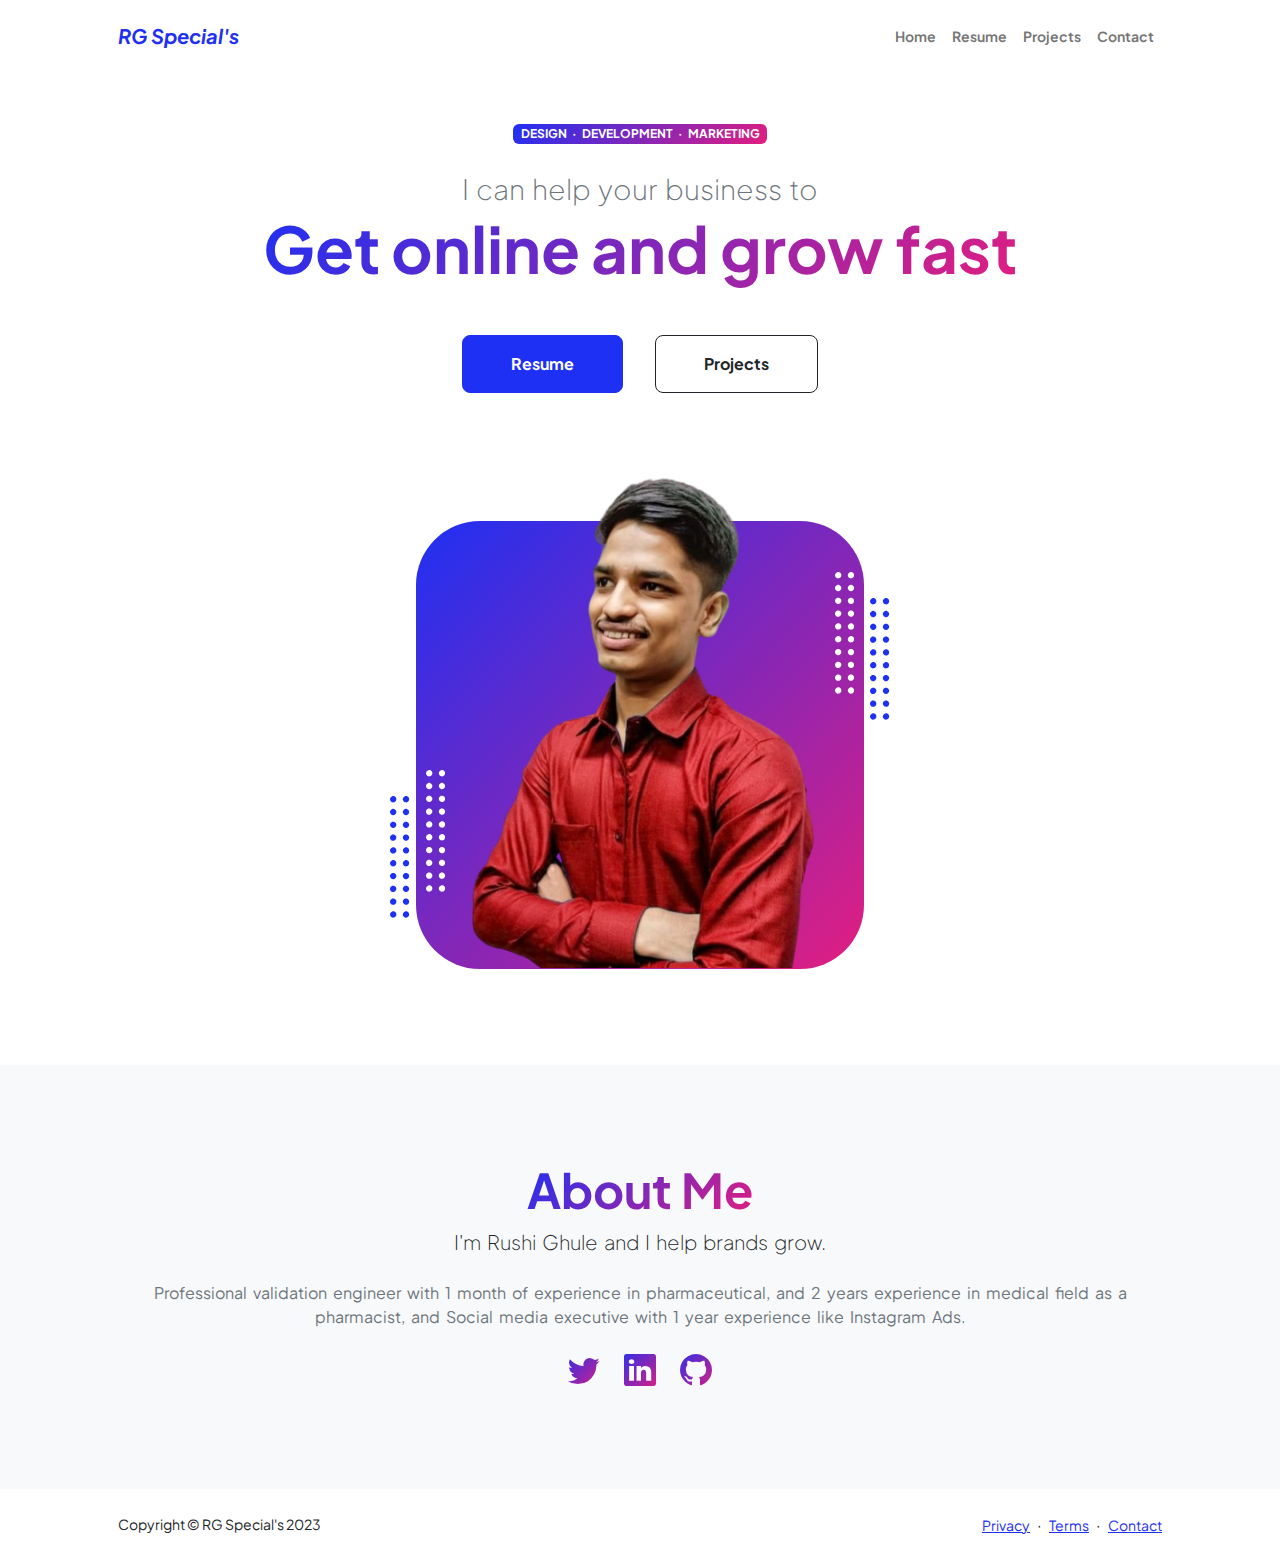
<file: index.html>
<!DOCTYPE html>
<html lang="en">
    <head>
        <meta charset="utf-8" />
        <meta name="viewport" content="width=device-width, initial-scale=1, shrink-to-fit=no" />
        <meta name="description" content="" />
        <meta name="author" content="" />
        <title>Portfolio</title>
        <!-- Favicon-->
        <!-- <link rel="icon" type="image/x-icon" href="assets/favicon.ico" /> -->
        <!-- Custom Google font-->
        <link rel="preconnect" href="https://fonts.googleapis.com" />
        <link rel="preconnect" href="https://fonts.gstatic.com" crossorigin />
        <link href="https://fonts.googleapis.com/css2?family=Plus+Jakarta+Sans:wght@100;200;300;400;500;600;700;800;900&amp;display=swap" rel="stylesheet" />
        <!-- Bootstrap icons-->
        <link href="https://cdn.jsdelivr.net/npm/bootstrap-icons@1.8.1/font/bootstrap-icons.css" rel="stylesheet" />
        <!-- Core theme CSS (includes Bootstrap)-->
        <link href="css/styles.css" rel="stylesheet" />
    </head>
    <body class="d-flex flex-column h-100">
        <main class="flex-shrink-0">
            <!-- Navigation-->
            <nav class="navbar navbar-expand-lg navbar-light bg-white py-3">
                <div class="container px-5">
                    <a class="navbar-brand" href="index.html"><span class="fw-bolder text-primary"><i>RG Special's</i></span></a>
                    <button class="navbar-toggler" type="button" data-bs-toggle="collapse" data-bs-target="#navbarSupportedContent" aria-controls="navbarSupportedContent" aria-expanded="false" aria-label="Toggle navigation"><span class="navbar-toggler-icon"></span></button>
                    <div class="collapse navbar-collapse" id="navbarSupportedContent">
                        <ul class="navbar-nav ms-auto mb-2 mb-lg-0 small fw-bolder">
                            <li class="nav-item"><a class="nav-link" href="index.html">Home</a></li>
                            <li class="nav-item"><a class="nav-link" href="resume.html">Resume</a></li>
                            <li class="nav-item"><a class="nav-link" href="projects.html">Projects</a></li>
                            <li class="nav-item"><a class="nav-link" href="contact.html">Contact</a></li>
                        </ul>
                    </div>
                </div>
            </nav>
            <!-- Header-->
            <header class="py-5">
                <div class="container px-5 pb-5">
                    <div class="row gx-5 align-items-center">
                        <div class="col-xxl-5">
                            <!-- Header text content-->
                            <div class="text-center text-xxl-start">
                                <div class="badge bg-gradient-primary-to-secondary text-white mb-4"><div class="text-uppercase">Design &middot; Development &middot; Marketing</div></div>
                                <div class="fs-3 fw-light text-muted">I can help your business to</div>
                                <h1 class="display-3 fw-bolder mb-5"><span class="text-gradient d-inline">Get online and grow fast</span></h1>
                                <div class="d-grid gap-3 d-sm-flex justify-content-sm-center justify-content-xxl-start mb-3">
                                    <a class="btn btn-primary btn-lg px-5 py-3 me-sm-3 fs-6 fw-bolder" href="resume.html">Resume</a>
                                    <a class="btn btn-outline-dark btn-lg px-5 py-3 fs-6 fw-bolder" href="projects.html">Projects</a>
                                </div>
                            </div>
                        </div>
                        <div class="col-xxl-7">
                            <!-- Header profile picture-->
                            <div class="d-flex justify-content-center mt-5 mt-xxl-0">
                                <div class="profile bg-gradient-primary-to-secondary">
                                    <!-- TIP: For best results, use a photo with a transparent background like the demo example below-->
                                    <!-- Watch a tutorial on how to do this on YouTube (link)-->
                                    <img class="profile-img" src="assets/Org2.0.png" alt="Org" />
                                    <div class="dots-1">
                                        <!-- SVG Dots-->
                                        <svg version="1.1" xmlns="http://www.w3.org/2000/svg" xmlns:xlink="http://www.w3.org/1999/xlink" x="0px" y="0px" viewBox="0 0 191.6 1215.4" style="enable-background: new 0 0 191.6 1215.4" xml:space="preserve">
                                            <g transform="translate(0.000000,1280.000000) scale(0.100000,-0.100000)">
                                                <path d="M227.7,12788.6c-105-35-200-141-222-248c-43-206,163-412,369-369c155,32,275,190,260,339c-11,105-90,213-190,262        C383.7,12801.6,289.7,12808.6,227.7,12788.6z"></path>
                                                <path d="M1507.7,12788.6c-151-50-253-216-222-362c25-119,136-230,254-255c194-41,395,142,375,339c-11,105-90,213-190,262        C1663.7,12801.6,1569.7,12808.6,1507.7,12788.6z"></path>
                                                <path d="M227.7,11508.6c-105-35-200-141-222-248c-43-206,163-412,369-369c155,32,275,190,260,339c-11,105-90,213-190,262        C383.7,11521.6,289.7,11528.6,227.7,11508.6z"></path>
                                                <path d="M1507.7,11508.6c-151-50-253-216-222-362c25-119,136-230,254-255c194-41,395,142,375,339c-11,105-90,213-190,262        C1663.7,11521.6,1569.7,11528.6,1507.7,11508.6z"></path>
                                                <path d="M227.7,10228.6c-105-35-200-141-222-248c-43-206,163-412,369-369c155,32,275,190,260,339c-11,105-90,213-190,262        C383.7,10241.6,289.7,10248.6,227.7,10228.6z"></path>
                                                <path d="M1507.7,10228.6c-105-35-200-141-222-248c-43-206,163-412,369-369c155,32,275,190,260,339c-11,105-90,213-190,262        C1663.7,10241.6,1569.7,10248.6,1507.7,10228.6z"></path>
                                                <path d="M227.7,8948.6c-105-35-200-141-222-248c-43-206,163-412,369-369c155,32,275,190,260,339c-11,105-90,213-190,262        C383.7,8961.6,289.7,8968.6,227.7,8948.6z"></path>
                                                <path d="M1507.7,8948.6c-105-35-200-141-222-248c-43-206,163-412,369-369c155,32,275,190,260,339c-11,105-90,213-190,262        C1663.7,8961.6,1569.7,8968.6,1507.7,8948.6z"></path>
                                                <path d="M227.7,7668.6c-105-35-200-141-222-248c-43-206,163-412,369-369c155,32,275,190,260,339c-11,105-90,213-190,262        C383.7,7681.6,289.7,7688.6,227.7,7668.6z"></path>
                                                <path d="M1507.7,7668.6c-105-35-200-141-222-248c-43-206,163-412,369-369c155,32,275,190,260,339c-11,105-90,213-190,262        C1663.7,7681.6,1569.7,7688.6,1507.7,7668.6z"></path>
                                                <path d="M227.7,6388.6c-105-35-200-141-222-248c-43-206,163-412,369-369c155,32,275,190,260,339c-11,105-90,213-190,262        C383.7,6401.6,289.7,6408.6,227.7,6388.6z"></path>
                                                <path d="M1507.7,6388.6c-105-35-200-141-222-248c-43-206,163-412,369-369c155,32,275,190,260,339c-11,105-90,213-190,262        C1663.7,6401.6,1569.7,6408.6,1507.7,6388.6z"></path>
                                                <path d="M227.7,5108.6c-105-35-200-141-222-248c-43-206,163-412,369-369c155,32,275,190,260,339c-11,105-90,213-190,262        C383.7,5121.6,289.7,5128.6,227.7,5108.6z"></path>
                                                <path d="M1507.7,5108.6c-105-35-200-141-222-248c-43-206,163-412,369-369c155,32,275,190,260,339c-11,105-90,213-190,262        C1663.7,5121.6,1569.7,5128.6,1507.7,5108.6z"></path>
                                                <path d="M227.7,3828.6c-105-35-200-141-222-248c-43-206,163-412,369-369c155,32,275,190,260,339c-11,105-90,213-190,262        C383.7,3841.6,289.7,3848.6,227.7,3828.6z"></path>
                                                <path d="M1507.7,3828.6c-105-35-200-141-222-248c-43-206,163-412,369-369c155,32,275,190,260,339c-11,105-90,213-190,262        C1663.7,3841.6,1569.7,3848.6,1507.7,3828.6z"></path>
                                                <path d="M227.7,2548.6c-105-35-200-141-222-248c-43-206,163-412,369-369c155,32,275,190,260,339c-11,105-90,213-190,262        C383.7,2561.6,289.7,2568.6,227.7,2548.6z"></path>
                                                <path d="M1507.7,2548.6c-105-35-200-141-222-248c-43-206,163-412,369-369c155,32,275,190,260,339c-11,105-90,213-190,262        C1663.7,2561.6,1569.7,2568.6,1507.7,2548.6z"></path>
                                                <path d="M227.7,1268.6c-105-35-200-141-222-248c-43-206,163-412,369-369c155,32,275,190,260,339c-11,105-90,213-190,262        C383.7,1281.6,289.7,1288.6,227.7,1268.6z"></path>
                                                <path d="M1507.7,1268.6c-105-35-200-141-222-248c-43-206,163-412,369-369c155,32,275,190,260,339c-11,105-90,213-190,262        C1663.7,1281.6,1569.7,1288.6,1507.7,1268.6z"></path>
                                            </g>
                                        </svg>
                                        <!-- END of SVG dots-->
                                    </div>
                                    <div class="dots-2">
                                        <!-- SVG Dots-->
                                        <svg version="1.1" xmlns="http://www.w3.org/2000/svg" xmlns:xlink="http://www.w3.org/1999/xlink" x="0px" y="0px" viewBox="0 0 191.6 1215.4" style="enable-background: new 0 0 191.6 1215.4" xml:space="preserve">
                                            <g transform="translate(0.000000,1280.000000) scale(0.100000,-0.100000)">
                                                <path d="M227.7,12788.6c-105-35-200-141-222-248c-43-206,163-412,369-369c155,32,275,190,260,339c-11,105-90,213-190,262        C383.7,12801.6,289.7,12808.6,227.7,12788.6z"></path>
                                                <path d="M1507.7,12788.6c-151-50-253-216-222-362c25-119,136-230,254-255c194-41,395,142,375,339c-11,105-90,213-190,262        C1663.7,12801.6,1569.7,12808.6,1507.7,12788.6z"></path>
                                                <path d="M227.7,11508.6c-105-35-200-141-222-248c-43-206,163-412,369-369c155,32,275,190,260,339c-11,105-90,213-190,262        C383.7,11521.6,289.7,11528.6,227.7,11508.6z"></path>
                                                <path d="M1507.7,11508.6c-151-50-253-216-222-362c25-119,136-230,254-255c194-41,395,142,375,339c-11,105-90,213-190,262        C1663.7,11521.6,1569.7,11528.6,1507.7,11508.6z"></path>
                                                <path d="M227.7,10228.6c-105-35-200-141-222-248c-43-206,163-412,369-369c155,32,275,190,260,339c-11,105-90,213-190,262        C383.7,10241.6,289.7,10248.6,227.7,10228.6z"></path>
                                                <path d="M1507.7,10228.6c-105-35-200-141-222-248c-43-206,163-412,369-369c155,32,275,190,260,339c-11,105-90,213-190,262        C1663.7,10241.6,1569.7,10248.6,1507.7,10228.6z"></path>
                                                <path d="M227.7,8948.6c-105-35-200-141-222-248c-43-206,163-412,369-369c155,32,275,190,260,339c-11,105-90,213-190,262        C383.7,8961.6,289.7,8968.6,227.7,8948.6z"></path>
                                                <path d="M1507.7,8948.6c-105-35-200-141-222-248c-43-206,163-412,369-369c155,32,275,190,260,339c-11,105-90,213-190,262        C1663.7,8961.6,1569.7,8968.6,1507.7,8948.6z"></path>
                                                <path d="M227.7,7668.6c-105-35-200-141-222-248c-43-206,163-412,369-369c155,32,275,190,260,339c-11,105-90,213-190,262        C383.7,7681.6,289.7,7688.6,227.7,7668.6z"></path>
                                                <path d="M1507.7,7668.6c-105-35-200-141-222-248c-43-206,163-412,369-369c155,32,275,190,260,339c-11,105-90,213-190,262        C1663.7,7681.6,1569.7,7688.6,1507.7,7668.6z"></path>
                                                <path d="M227.7,6388.6c-105-35-200-141-222-248c-43-206,163-412,369-369c155,32,275,190,260,339c-11,105-90,213-190,262        C383.7,6401.6,289.7,6408.6,227.7,6388.6z"></path>
                                                <path d="M1507.7,6388.6c-105-35-200-141-222-248c-43-206,163-412,369-369c155,32,275,190,260,339c-11,105-90,213-190,262        C1663.7,6401.6,1569.7,6408.6,1507.7,6388.6z"></path>
                                                <path d="M227.7,5108.6c-105-35-200-141-222-248c-43-206,163-412,369-369c155,32,275,190,260,339c-11,105-90,213-190,262        C383.7,5121.6,289.7,5128.6,227.7,5108.6z"></path>
                                                <path d="M1507.7,5108.6c-105-35-200-141-222-248c-43-206,163-412,369-369c155,32,275,190,260,339c-11,105-90,213-190,262        C1663.7,5121.6,1569.7,5128.6,1507.7,5108.6z"></path>
                                                <path d="M227.7,3828.6c-105-35-200-141-222-248c-43-206,163-412,369-369c155,32,275,190,260,339c-11,105-90,213-190,262        C383.7,3841.6,289.7,3848.6,227.7,3828.6z"></path>
                                                <path d="M1507.7,3828.6c-105-35-200-141-222-248c-43-206,163-412,369-369c155,32,275,190,260,339c-11,105-90,213-190,262        C1663.7,3841.6,1569.7,3848.6,1507.7,3828.6z"></path>
                                                <path d="M227.7,2548.6c-105-35-200-141-222-248c-43-206,163-412,369-369c155,32,275,190,260,339c-11,105-90,213-190,262        C383.7,2561.6,289.7,2568.6,227.7,2548.6z"></path>
                                                <path d="M1507.7,2548.6c-105-35-200-141-222-248c-43-206,163-412,369-369c155,32,275,190,260,339c-11,105-90,213-190,262        C1663.7,2561.6,1569.7,2568.6,1507.7,2548.6z"></path>
                                                <path d="M227.7,1268.6c-105-35-200-141-222-248c-43-206,163-412,369-369c155,32,275,190,260,339c-11,105-90,213-190,262        C383.7,1281.6,289.7,1288.6,227.7,1268.6z"></path>
                                                <path d="M1507.7,1268.6c-105-35-200-141-222-248c-43-206,163-412,369-369c155,32,275,190,260,339c-11,105-90,213-190,262        C1663.7,1281.6,1569.7,1288.6,1507.7,1268.6z"></path>
                                            </g>
                                        </svg>
                                        <!-- END of SVG dots-->
                                    </div>
                                    <div class="dots-3">
                                        <!-- SVG Dots-->
                                        <svg version="1.1" xmlns="http://www.w3.org/2000/svg" xmlns:xlink="http://www.w3.org/1999/xlink" x="0px" y="0px" viewBox="0 0 191.6 1215.4" style="enable-background: new 0 0 191.6 1215.4" xml:space="preserve">
                                            <g transform="translate(0.000000,1280.000000) scale(0.100000,-0.100000)">
                                                <path d="M227.7,12788.6c-105-35-200-141-222-248c-43-206,163-412,369-369c155,32,275,190,260,339c-11,105-90,213-190,262        C383.7,12801.6,289.7,12808.6,227.7,12788.6z"></path>
                                                <path d="M1507.7,12788.6c-151-50-253-216-222-362c25-119,136-230,254-255c194-41,395,142,375,339c-11,105-90,213-190,262        C1663.7,12801.6,1569.7,12808.6,1507.7,12788.6z"></path>
                                                <path d="M227.7,11508.6c-105-35-200-141-222-248c-43-206,163-412,369-369c155,32,275,190,260,339c-11,105-90,213-190,262        C383.7,11521.6,289.7,11528.6,227.7,11508.6z"></path>
                                                <path d="M1507.7,11508.6c-151-50-253-216-222-362c25-119,136-230,254-255c194-41,395,142,375,339c-11,105-90,213-190,262        C1663.7,11521.6,1569.7,11528.6,1507.7,11508.6z"></path>
                                                <path d="M227.7,10228.6c-105-35-200-141-222-248c-43-206,163-412,369-369c155,32,275,190,260,339c-11,105-90,213-190,262        C383.7,10241.6,289.7,10248.6,227.7,10228.6z"></path>
                                                <path d="M1507.7,10228.6c-105-35-200-141-222-248c-43-206,163-412,369-369c155,32,275,190,260,339c-11,105-90,213-190,262        C1663.7,10241.6,1569.7,10248.6,1507.7,10228.6z"></path>
                                                <path d="M227.7,8948.6c-105-35-200-141-222-248c-43-206,163-412,369-369c155,32,275,190,260,339c-11,105-90,213-190,262        C383.7,8961.6,289.7,8968.6,227.7,8948.6z"></path>
                                                <path d="M1507.7,8948.6c-105-35-200-141-222-248c-43-206,163-412,369-369c155,32,275,190,260,339c-11,105-90,213-190,262        C1663.7,8961.6,1569.7,8968.6,1507.7,8948.6z"></path>
                                                <path d="M227.7,7668.6c-105-35-200-141-222-248c-43-206,163-412,369-369c155,32,275,190,260,339c-11,105-90,213-190,262        C383.7,7681.6,289.7,7688.6,227.7,7668.6z"></path>
                                                <path d="M1507.7,7668.6c-105-35-200-141-222-248c-43-206,163-412,369-369c155,32,275,190,260,339c-11,105-90,213-190,262        C1663.7,7681.6,1569.7,7688.6,1507.7,7668.6z"></path>
                                                <path d="M227.7,6388.6c-105-35-200-141-222-248c-43-206,163-412,369-369c155,32,275,190,260,339c-11,105-90,213-190,262        C383.7,6401.6,289.7,6408.6,227.7,6388.6z"></path>
                                                <path d="M1507.7,6388.6c-105-35-200-141-222-248c-43-206,163-412,369-369c155,32,275,190,260,339c-11,105-90,213-190,262        C1663.7,6401.6,1569.7,6408.6,1507.7,6388.6z"></path>
                                                <path d="M227.7,5108.6c-105-35-200-141-222-248c-43-206,163-412,369-369c155,32,275,190,260,339c-11,105-90,213-190,262        C383.7,5121.6,289.7,5128.6,227.7,5108.6z"></path>
                                                <path d="M1507.7,5108.6c-105-35-200-141-222-248c-43-206,163-412,369-369c155,32,275,190,260,339c-11,105-90,213-190,262        C1663.7,5121.6,1569.7,5128.6,1507.7,5108.6z"></path>
                                                <path d="M227.7,3828.6c-105-35-200-141-222-248c-43-206,163-412,369-369c155,32,275,190,260,339c-11,105-90,213-190,262        C383.7,3841.6,289.7,3848.6,227.7,3828.6z"></path>
                                                <path d="M1507.7,3828.6c-105-35-200-141-222-248c-43-206,163-412,369-369c155,32,275,190,260,339c-11,105-90,213-190,262        C1663.7,3841.6,1569.7,3848.6,1507.7,3828.6z"></path>
                                                <path d="M227.7,2548.6c-105-35-200-141-222-248c-43-206,163-412,369-369c155,32,275,190,260,339c-11,105-90,213-190,262        C383.7,2561.6,289.7,2568.6,227.7,2548.6z"></path>
                                                <path d="M1507.7,2548.6c-105-35-200-141-222-248c-43-206,163-412,369-369c155,32,275,190,260,339c-11,105-90,213-190,262        C1663.7,2561.6,1569.7,2568.6,1507.7,2548.6z"></path>
                                                <path d="M227.7,1268.6c-105-35-200-141-222-248c-43-206,163-412,369-369c155,32,275,190,260,339c-11,105-90,213-190,262        C383.7,1281.6,289.7,1288.6,227.7,1268.6z"></path>
                                                <path d="M1507.7,1268.6c-105-35-200-141-222-248c-43-206,163-412,369-369c155,32,275,190,260,339c-11,105-90,213-190,262        C1663.7,1281.6,1569.7,1288.6,1507.7,1268.6z"></path>
                                            </g>
                                        </svg>
                                        <!-- END of SVG dots-->
                                    </div>
                                    <div class="dots-4">
                                        <!-- SVG Dots-->
                                        <svg version="1.1" xmlns="http://www.w3.org/2000/svg" xmlns:xlink="http://www.w3.org/1999/xlink" x="0px" y="0px" viewBox="0 0 191.6 1215.4" style="enable-background: new 0 0 191.6 1215.4" xml:space="preserve">
                                            <g transform="translate(0.000000,1280.000000) scale(0.100000,-0.100000)">
                                                <path d="M227.7,12788.6c-105-35-200-141-222-248c-43-206,163-412,369-369c155,32,275,190,260,339c-11,105-90,213-190,262        C383.7,12801.6,289.7,12808.6,227.7,12788.6z"></path>
                                                <path d="M1507.7,12788.6c-151-50-253-216-222-362c25-119,136-230,254-255c194-41,395,142,375,339c-11,105-90,213-190,262        C1663.7,12801.6,1569.7,12808.6,1507.7,12788.6z"></path>
                                                <path d="M227.7,11508.6c-105-35-200-141-222-248c-43-206,163-412,369-369c155,32,275,190,260,339c-11,105-90,213-190,262        C383.7,11521.6,289.7,11528.6,227.7,11508.6z"></path>
                                                <path d="M1507.7,11508.6c-151-50-253-216-222-362c25-119,136-230,254-255c194-41,395,142,375,339c-11,105-90,213-190,262        C1663.7,11521.6,1569.7,11528.6,1507.7,11508.6z"></path>
                                                <path d="M227.7,10228.6c-105-35-200-141-222-248c-43-206,163-412,369-369c155,32,275,190,260,339c-11,105-90,213-190,262        C383.7,10241.6,289.7,10248.6,227.7,10228.6z"></path>
                                                <path d="M1507.7,10228.6c-105-35-200-141-222-248c-43-206,163-412,369-369c155,32,275,190,260,339c-11,105-90,213-190,262        C1663.7,10241.6,1569.7,10248.6,1507.7,10228.6z"></path>
                                                <path d="M227.7,8948.6c-105-35-200-141-222-248c-43-206,163-412,369-369c155,32,275,190,260,339c-11,105-90,213-190,262        C383.7,8961.6,289.7,8968.6,227.7,8948.6z"></path>
                                                <path d="M1507.7,8948.6c-105-35-200-141-222-248c-43-206,163-412,369-369c155,32,275,190,260,339c-11,105-90,213-190,262        C1663.7,8961.6,1569.7,8968.6,1507.7,8948.6z"></path>
                                                <path d="M227.7,7668.6c-105-35-200-141-222-248c-43-206,163-412,369-369c155,32,275,190,260,339c-11,105-90,213-190,262        C383.7,7681.6,289.7,7688.6,227.7,7668.6z"></path>
                                                <path d="M1507.7,7668.6c-105-35-200-141-222-248c-43-206,163-412,369-369c155,32,275,190,260,339c-11,105-90,213-190,262        C1663.7,7681.6,1569.7,7688.6,1507.7,7668.6z"></path>
                                                <path d="M227.7,6388.6c-105-35-200-141-222-248c-43-206,163-412,369-369c155,32,275,190,260,339c-11,105-90,213-190,262        C383.7,6401.6,289.7,6408.6,227.7,6388.6z"></path>
                                                <path d="M1507.7,6388.6c-105-35-200-141-222-248c-43-206,163-412,369-369c155,32,275,190,260,339c-11,105-90,213-190,262        C1663.7,6401.6,1569.7,6408.6,1507.7,6388.6z"></path>
                                                <path d="M227.7,5108.6c-105-35-200-141-222-248c-43-206,163-412,369-369c155,32,275,190,260,339c-11,105-90,213-190,262        C383.7,5121.6,289.7,5128.6,227.7,5108.6z"></path>
                                                <path d="M1507.7,5108.6c-105-35-200-141-222-248c-43-206,163-412,369-369c155,32,275,190,260,339c-11,105-90,213-190,262        C1663.7,5121.6,1569.7,5128.6,1507.7,5108.6z"></path>
                                                <path d="M227.7,3828.6c-105-35-200-141-222-248c-43-206,163-412,369-369c155,32,275,190,260,339c-11,105-90,213-190,262        C383.7,3841.6,289.7,3848.6,227.7,3828.6z"></path>
                                                <path d="M1507.7,3828.6c-105-35-200-141-222-248c-43-206,163-412,369-369c155,32,275,190,260,339c-11,105-90,213-190,262        C1663.7,3841.6,1569.7,3848.6,1507.7,3828.6z"></path>
                                                <path d="M227.7,2548.6c-105-35-200-141-222-248c-43-206,163-412,369-369c155,32,275,190,260,339c-11,105-90,213-190,262        C383.7,2561.6,289.7,2568.6,227.7,2548.6z"></path>
                                                <path d="M1507.7,2548.6c-105-35-200-141-222-248c-43-206,163-412,369-369c155,32,275,190,260,339c-11,105-90,213-190,262        C1663.7,2561.6,1569.7,2568.6,1507.7,2548.6z"></path>
                                                <path d="M227.7,1268.6c-105-35-200-141-222-248c-43-206,163-412,369-369c155,32,275,190,260,339c-11,105-90,213-190,262        C383.7,1281.6,289.7,1288.6,227.7,1268.6z"></path>
                                                <path d="M1507.7,1268.6c-105-35-200-141-222-248c-43-206,163-412,369-369c155,32,275,190,260,339c-11,105-90,213-190,262        C1663.7,1281.6,1569.7,1288.6,1507.7,1268.6z"></path>
                                            </g>
                                        </svg>
                                        <!-- END of SVG dots-->
                                    </div>
                                </div>
                            </div>
                        </div>
                    </div>
                </div>
            </header>
            <!-- About Section-->
            <section class="bg-light py-5">
                <div class="container px-5">
                    <div class="row gx-5 justify-content-center">
                        <div class="col-xxl-8">
                            <div class="text-center my-5">
                                <h2 class="display-5 fw-bolder"><span class="text-gradient d-inline">About Me</span></h2>
                                <p class="lead fw-light mb-4">I'm Rushi Ghule and I help brands grow.</p>
                                <p class="text-muted">Professional validation engineer 
                                    with 1 month of experience in 
                                    pharmaceutical, and 2 years
                                    experience in medical field as a 
                                    pharmacist, and Social media 
                                    executive with 1 year experience
                                    like Instagram Ads.</p>
                                <div class="d-flex justify-content-center fs-2 gap-4">
                                    <a class="text-gradient" href="https://twitter.com/Rushi_2611" target="_blank"><i class="bi bi-twitter"></i></a>
                                    <a class="text-gradient" href="www.linkedin.com/in/rushighule" target="_blank"><i class="bi bi-linkedin"></i></a>
                                    <a class="text-gradient" href="www.linkedin.com/in/rushighule/" target="_blank"><i class="bi bi-github"></i></a>
                                </div>
                            </div>
                        </div>
                    </div>
                </div>
            </section>
        </main>
        <!-- Footer-->
        <footer class="bg-white py-4 mt-auto">
            <div class="container px-5">
                <div class="row align-items-center justify-content-between flex-column flex-sm-row">
                    <div class="col-auto"><div class="small m-0">Copyright &copy; RG Special's 2023</div></div>
                    <div class="col-auto">
                        <a class="small" href="#!">Privacy</a>
                        <span class="mx-1">&middot;</span>
                        <a class="small" href="#!">Terms</a>
                        <span class="mx-1">&middot;</span>
                        <a class="small" href="#!">Contact</a>
                    </div>
                </div>
            </div>
        </footer>
        <!-- Bootstrap core JS-->
        <script src="https://cdn.jsdelivr.net/npm/bootstrap@5.2.3/dist/js/bootstrap.bundle.min.js"></script>
        <!-- Core theme JS-->
        <script src="js/scripts.js"></script>
    </body>
</html>
</file>
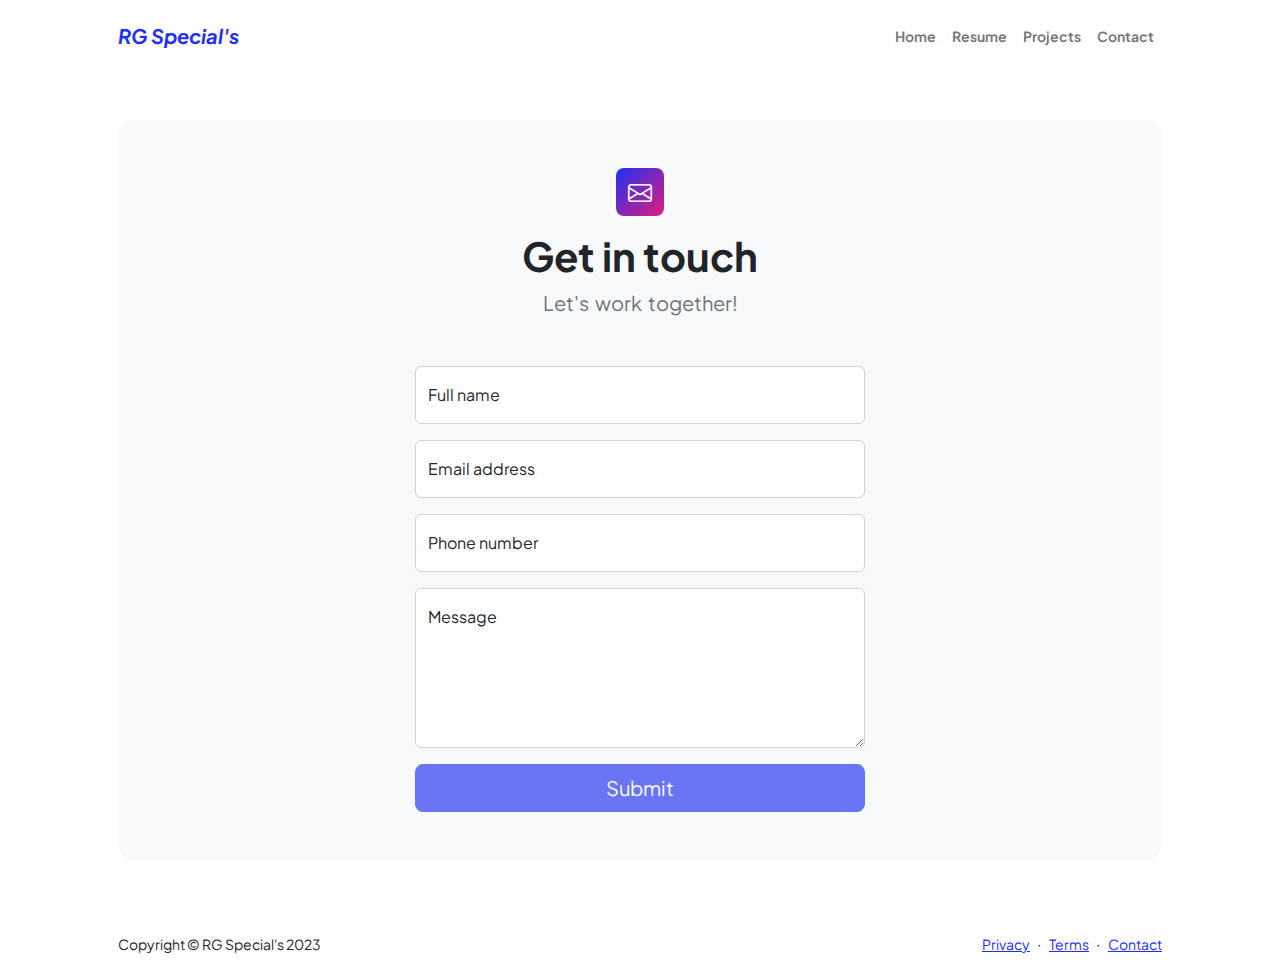
<file: contact.html>
<!DOCTYPE html>
<html lang="en">
    <head>
        <meta charset="utf-8" />
        <meta name="viewport" content="width=device-width, initial-scale=1, shrink-to-fit=no" />
        <meta name="description" content />
        <meta name="author" content />
        <title>Portfolio</title>
        <!-- Favicon-->
        <!-- <link rel="icon" type="image/x-icon" href="assets/favicon.ico" /> -->
        <!-- Custom Google font-->
        <link rel="preconnect" href="https://fonts.googleapis.com" />
        <link rel="preconnect" href="https://fonts.gstatic.com" crossorigin />
        <link href="https://fonts.googleapis.com/css2?family=Plus+Jakarta+Sans:wght@100;200;300;400;500;600;700;800;900&amp;display=swap" rel="stylesheet" />
        <!-- Bootstrap icons-->
        <link href="https://cdn.jsdelivr.net/npm/bootstrap-icons@1.8.1/font/bootstrap-icons.css" rel="stylesheet" />
        <!-- Core theme CSS (includes Bootstrap)-->
        <link href="css/styles.css" rel="stylesheet" />
    </head>
    <body class="d-flex flex-column">
        <main class="flex-shrink-0">
            <!-- Navigation-->
            <nav class="navbar navbar-expand-lg navbar-light bg-white py-3">
                <div class="container px-5">
                    <a class="navbar-brand" href="index.html"><span class="fw-bolder text-primary"><i>RG Special's</i></span></a>
                    <button class="navbar-toggler" type="button" data-bs-toggle="collapse" data-bs-target="#navbarSupportedContent" aria-controls="navbarSupportedContent" aria-expanded="false" aria-label="Toggle navigation"><span class="navbar-toggler-icon"></span></button>
                    <div class="collapse navbar-collapse" id="navbarSupportedContent">
                        <ul class="navbar-nav ms-auto mb-2 mb-lg-0 small fw-bolder">
                            <li class="nav-item"><a class="nav-link" href="index.html">Home</a></li>
                            <li class="nav-item"><a class="nav-link" href="resume.html">Resume</a></li>
                            <li class="nav-item"><a class="nav-link" href="projects.html">Projects</a></li>
                            <li class="nav-item"><a class="nav-link" href="contact.html">Contact</a></li>
                        </ul>
                    </div>
                </div>
            </nav>
            <!-- Page content-->
            <section class="py-5">
                <div class="container px-5">
                    <!-- Contact form-->
                    <div class="bg-light rounded-4 py-5 px-4 px-md-5">
                        <div class="text-center mb-5">
                            <div class="feature bg-primary bg-gradient-primary-to-secondary text-white rounded-3 mb-3"><i class="bi bi-envelope"></i></div>
                            <h1 class="fw-bolder">Get in touch</h1>
                            <p class="lead fw-normal text-muted mb-0">Let's work together!</p>
                        </div>
                        <div class="row gx-5 justify-content-center">
                            <div class="col-lg-8 col-xl-6">
                                <!-- * * * * * * * * * * * * * * *-->
                                <!-- * * SB Forms Contact Form * *-->
                                <!-- * * * * * * * * * * * * * * *-->
                                <!-- This form is pre-integrated with SB Forms.-->
                                <!-- To make this form functional, sign up at-->
                                <!-- https://startbootstrap.com/solution/contact-   forms-->
                                <!-- to get an API token!-->
                                <form method="get" action="index.html" id="contactForm" data-sb-form-api-token="API_TOKEN">
                                    <!-- Name input-->
                                    <div class="form-floating mb-3">
                                        <input class="form-control" id="name" type="text" placeholder="Enter your name..." data-sb-validations="required" />
                                        <label for="name">Full name</label>
                                        <div class="invalid-feedback" data-sb-feedback="name:required">A name is required.</div>
                                    </div>
                                    <!-- Email address input-->
                                    <div class="form-floating mb-3">
                                        <input class="form-control" id="email" type="email" placeholder="name@example.com" data-sb-validations="required,email" />
                                        <label for="email">Email address</label>
                                        <div class="invalid-feedback" data-sb-feedback="email:required">An email is required.</div>
                                        <div class="invalid-feedback" data-sb-feedback="email:email">Email is not valid.</div>
                                    </div>
                                    <!-- Phone number input-->
                                    <div class="form-floating mb-3">
                                        <input class="form-control" id="phone" type="tel" placeholder="(123) 456-7890" data-sb-validations="required" />
                                        <label for="phone">Phone number</label>
                                        <div class="invalid-feedback" data-sb-feedback="phone:required">A phone number is required.</div>
                                    </div>
                                    <!-- Message input-->
                                    <div class="form-floating mb-3">
                                        <textarea class="form-control" id="message" type="text" placeholder="Enter your message here..." style="height: 10rem" data-sb-validations="required"></textarea>
                                        <label for="message">Message</label>
                                        <div class="invalid-feedback" data-sb-feedback="message:required">A message is required.</div>
                                    </div>
                                    <!-- Submit success message-->
                                    <!---->
                                    <!-- This is what your users will see when the form-->
                                    <!-- has successfully submitted-->
                                    <div class="d-none" id="submitSuccessMessage">
                                        <div class="text-center mb-3">
                                            <div class="fw-bolder">Form submission successful!</div>
                                            <!-- To activate this form, sign up at -->
                                            <!-- <br /> -->
                                            <!-- <a href="https://startbootstrap.com/solution/contact-forms">https://startbootstrap.com/solution/contact-forms</a> -->
                                        </div>
                                    </div>
                                    <!-- Submit error message-->
                                    <!---->
                                    <!-- This is what your users will see when there is-->
                                    <!-- an error submitting the form-->
                                    <div class="d-none" id="submitErrorMessage"><div class="text-center text-danger mb-3">Error sending message!</div></div>
                                    <!-- Submit Button-->
                                    <div class="d-grid"><button class="btn btn-primary btn-lg disabled" id="submitButton" type="submit">Submit</button></div>
                                </form>
                            </div>
                        </div>
                    </div>
                </div>
            </section>
        </main>
        <!-- Footer-->
        <footer class="bg-white py-4 mt-auto">
            <div class="container px-5">
                <div class="row align-items-center justify-content-between flex-column flex-sm-row">
                    <div class="col-auto"><div class="small m-0">Copyright &copy; RG Special's 2023</div></div>
                    <div class="col-auto">
                        <a class="small" href="#!">Privacy</a>
                        <span class="mx-1">&middot;</span>
                        <a class="small" href="#!">Terms</a>
                        <span class="mx-1">&middot;</span>
                        <a class="small" href="contact.html">Contact</a>
                    </div>
                </div>
            </div>
        </footer>
        <!-- Bootstrap core JS-->
        <script src="https://cdn.jsdelivr.net/npm/bootstrap@5.2.3/dist/js/bootstrap.bundle.min.js"></script>
        <!-- Core theme JS-->
        <script src="js/scripts.js"></script>
        <!-- * * * * * * * * * * * * * * * * * * * * * * * * * * * * * * * * * * * * * * * *-->
        <!-- * *                               SB Forms JS                               * *-->
        <!-- * * Activate your form at https://startbootstrap.com/solution/contact-forms * *-->
        <!-- * * * * * * * * * * * * * * * * * * * * * * * * * * * * * * * * * * * * * * * *-->
        <script src="https://cdn.startbootstrap.com/sb-forms-latest.js"></script>
    </body>
</html>
</file>
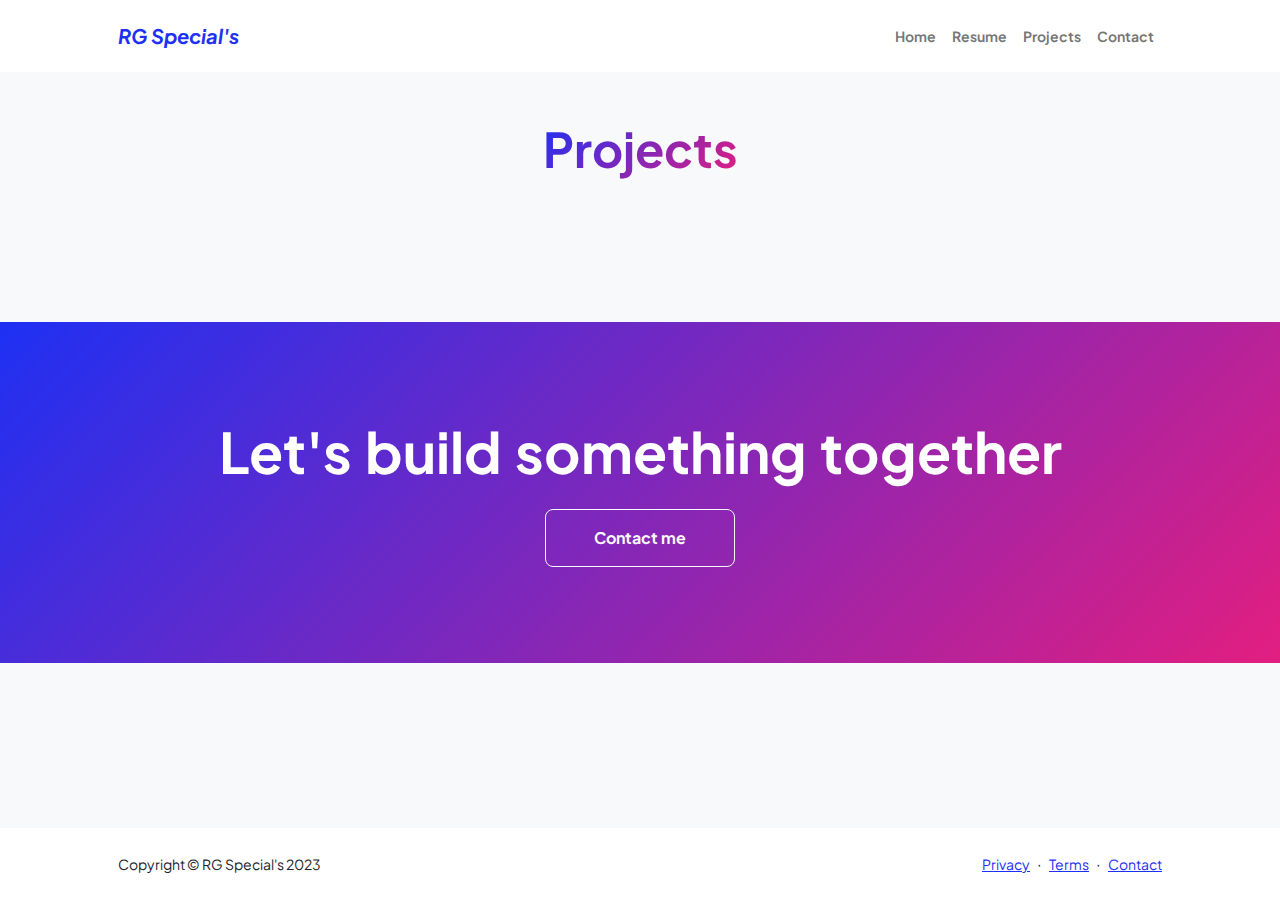
<file: projects.html>
<!DOCTYPE html>
<html lang="en">
    <head>
        <meta charset="utf-8" />
        <meta name="viewport" content="width=device-width, initial-scale=1, shrink-to-fit=no" />
        <meta name="description" content="" />
        <meta name="author" content="" />
        <title>Portfolio</title>
        <!-- Favicon-->
        <!-- <link rel="icon" type="image/x-icon" href="assets/favicon.ico" /> -->
        <!-- Custom Google font-->
        <link rel="preconnect" href="https://fonts.googleapis.com" />
        <link rel="preconnect" href="https://fonts.gstatic.com" crossorigin />
        <link href="https://fonts.googleapis.com/css2?family=Plus+Jakarta+Sans:wght@100;200;300;400;500;600;700;800;900&amp;display=swap" rel="stylesheet" />
        <!-- Bootstrap icons-->
        <link href="https://cdn.jsdelivr.net/npm/bootstrap-icons@1.8.1/font/bootstrap-icons.css" rel="stylesheet" />
        <!-- Core theme CSS (includes Bootstrap)-->
        <link href="css/styles.css" rel="stylesheet" />
        <!-- Pop-up Message -->
        <style>
            *,
    *:before,
    *:after{
        padding: 0;
        margin: 0;
        box-sizing: border-box;
    }
    /* body{
        background-color: #0f72e5;
    } */
    .popup{
        background-color: #ffc107;
        width: 500px;
        height: 350px;
        padding: 30px 40px;
        position: absolute;
        transform: translate(-50%,-50%);
        left: 49%;
        top: 49%;
        border-radius: 15px;
        font-family: "Poppins",sans-serif;
        display: none;
        text-align: center;
    }
    .popup button{
        display: block;
        margin:  0 0 20px auto;
        background-color: transparent;
        font-size: 35px;
        color: #d62121;
        border: none;
        outline: none;
        cursor: pointer;
    }
    .popup p{
        font-size: 17px;
        text-align: center;
        /* margin: 15px 0; */
        line-height: 3em;
    }
    .bg{
        display: block;
        width: 130px;
        height: 35px;
        position: relative;
        margin: 70px auto;
        text-align: center;
        line-height: 25px;
        background-image: linear-gradient(to right,#5B2ACF,#9D24A8);
        color: #ffffff;
        text-decoration: none;
        padding: 5px 0;
        border-radius: 10px;
    }
  
        </style>
    </head>
    <body class="d-flex flex-column h-100 bg-light">
        <!-- Pop-up Message -->
        
        <main class="flex-shrink-0">
            <!-- Navigation-->
            <nav class="navbar navbar-expand-lg navbar-light bg-white py-3">
                <div class="container px-5">
                    <a class="navbar-brand" href="index.html"><span class="fw-bolder text-primary"><i>RG Special's</i></span></a>
                    <button class="navbar-toggler" type="button" data-bs-toggle="collapse" data-bs-target="#navbarSupportedContent" aria-controls="navbarSupportedContent" aria-expanded="false" aria-label="Toggle navigation"><span class="navbar-toggler-icon"></span></button>
                    <div class="collapse navbar-collapse" id="navbarSupportedContent">
                        <ul class="navbar-nav ms-auto mb-2 mb-lg-0 small fw-bolder">
                            <li class="nav-item"><a class="nav-link" href="index.html">Home</a></li>
                            <li class="nav-item"><a class="nav-link" href="resume.html">Resume</a></li>
                            <li class="nav-item"><a class="nav-link" href="projects.html">Projects</a></li>
                            <li class="nav-item"><a class="nav-link" href="contact.html">Contact</a></li>
                        </ul>
                    </div>
                </div>
            </nav>
            <!-- Projects Section-->
            <section class="py-5">
                <div class="container px-5 mb-5">
                    <div class="text-center mb-5">
                        <h1 class="display-5 fw-bolder mb-0"><span class="text-gradient d-inline">Projects</span></h1>
                    </div>
                    <div class="row gx-5 justify-content-center">
                        <div class="col-lg-11 col-xl-9 col-xxl-8">
                            <!-- Project Card 1-->
                            <!-- <div class="card overflow-hidden shadow rounded-4 border-0 mb-5">
                                <div class="card-body p-0">
                                    <div class="d-flex align-items-center">
                                        <div class="p-5">
                                            <h2 class="fw-bolder">Project Name 1</h2>
                                            <p>Lorem ipsum dolor sit amet consectetur adipisicing elit. Eius at enim eum illum aperiam placeat esse? Mollitia omnis minima saepe recusandae libero, iste ad asperiores! Explicabo commodi quo itaque! Ipsam!</p>
                                        </div>
                                        <img class="img-fluid" src="https://dummyimage.com/300x400/343a40/6c757d" alt="..." />
                                    </div>
                                </div>
                            </div> -->
                            <!-- Project Card 2-->
                            <!-- <div class="card overflow-hidden shadow rounded-4 border-0">
                                <div class="card-body p-0">
                                    <div class="d-flex align-items-center">
                                        <div class="p-5">
                                            <h2 class="fw-bolder">Project Name 2</h2>
                                            <p>Lorem ipsum dolor sit amet consectetur adipisicing elit. Eius at enim eum illum aperiam placeat esse? Mollitia omnis minima saepe recusandae libero, iste ad asperiores! Explicabo commodi quo itaque! Ipsam!</p>
                                        </div>
                                        <img class="img-fluid" src="https://dummyimage.com/300x400/343a40/6c757d" alt="..." />
                                    </div>
                                </div>
                            </div> -->
                            <!-- Popup Message -->
                            <div class="popup">
                                <button id="close">&times;</button>
                                <h2>Web Page Under Observation</h2>
                                <p>
                                    We are having sincerly apologies, we'll get back soon. 
                                </p>
                                <a class="bg" href="index.html">Home</a>
                            </div>
                            <!-- Popup Messsage -->
                        </div>
                    </div>
                </div>
            </section>
            <!-- Call to action section-->
            <section class="py-5 bg-gradient-primary-to-secondary text-white">
                <div class="container px-5 my-5">
                    <div class="text-center">
                        <h2 class="display-4 fw-bolder mb-4">Let's build something together</h2>
                        <a class="btn btn-outline-light btn-lg px-5 py-3 fs-6 fw-bolder" href="contact.html">Contact me</a>
                    </div>
                </div>
            </section>
        </main>
        <!-- Footer-->
        <footer class="bg-white py-4 mt-auto">
            <div class="container px-5">
                <div class="row align-items-center justify-content-between flex-column flex-sm-row">
                    <div class="col-auto"><div class="small m-0">Copyright &copy; RG Special's 2023</div></div>
                    <div class="col-auto">
                        <a class="small" href="#!">Privacy</a>
                        <span class="mx-1">&middot;</span>
                        <a class="small" href="#!">Terms</a>
                        <span class="mx-1">&middot;</span>
                        <a class="small" href="contact.html">Contact</a>
                    </div>
                </div>
            </div>
        </footer>
        <!-- Bootstrap core JS-->
        <script src="https://cdn.jsdelivr.net/npm/bootstrap@5.2.3/dist/js/bootstrap.bundle.min.js"></script>
        <!-- Core theme JS-->
        <script src="js/scripts.js"></script>
        <!-- Pop-up Message -->
        <script>
            window.addEventListener("load", function(){
        setTimeout(
            function open(event){
                document.querySelector(".popup").style.display = "block";
            },
            1000
        )
    });
    
    
    document.querySelector("#close").addEventListener("click", function(){
        document.querySelector(".popup").style.display = "none";
    });
    </script>
    </body>
</html>
</file>
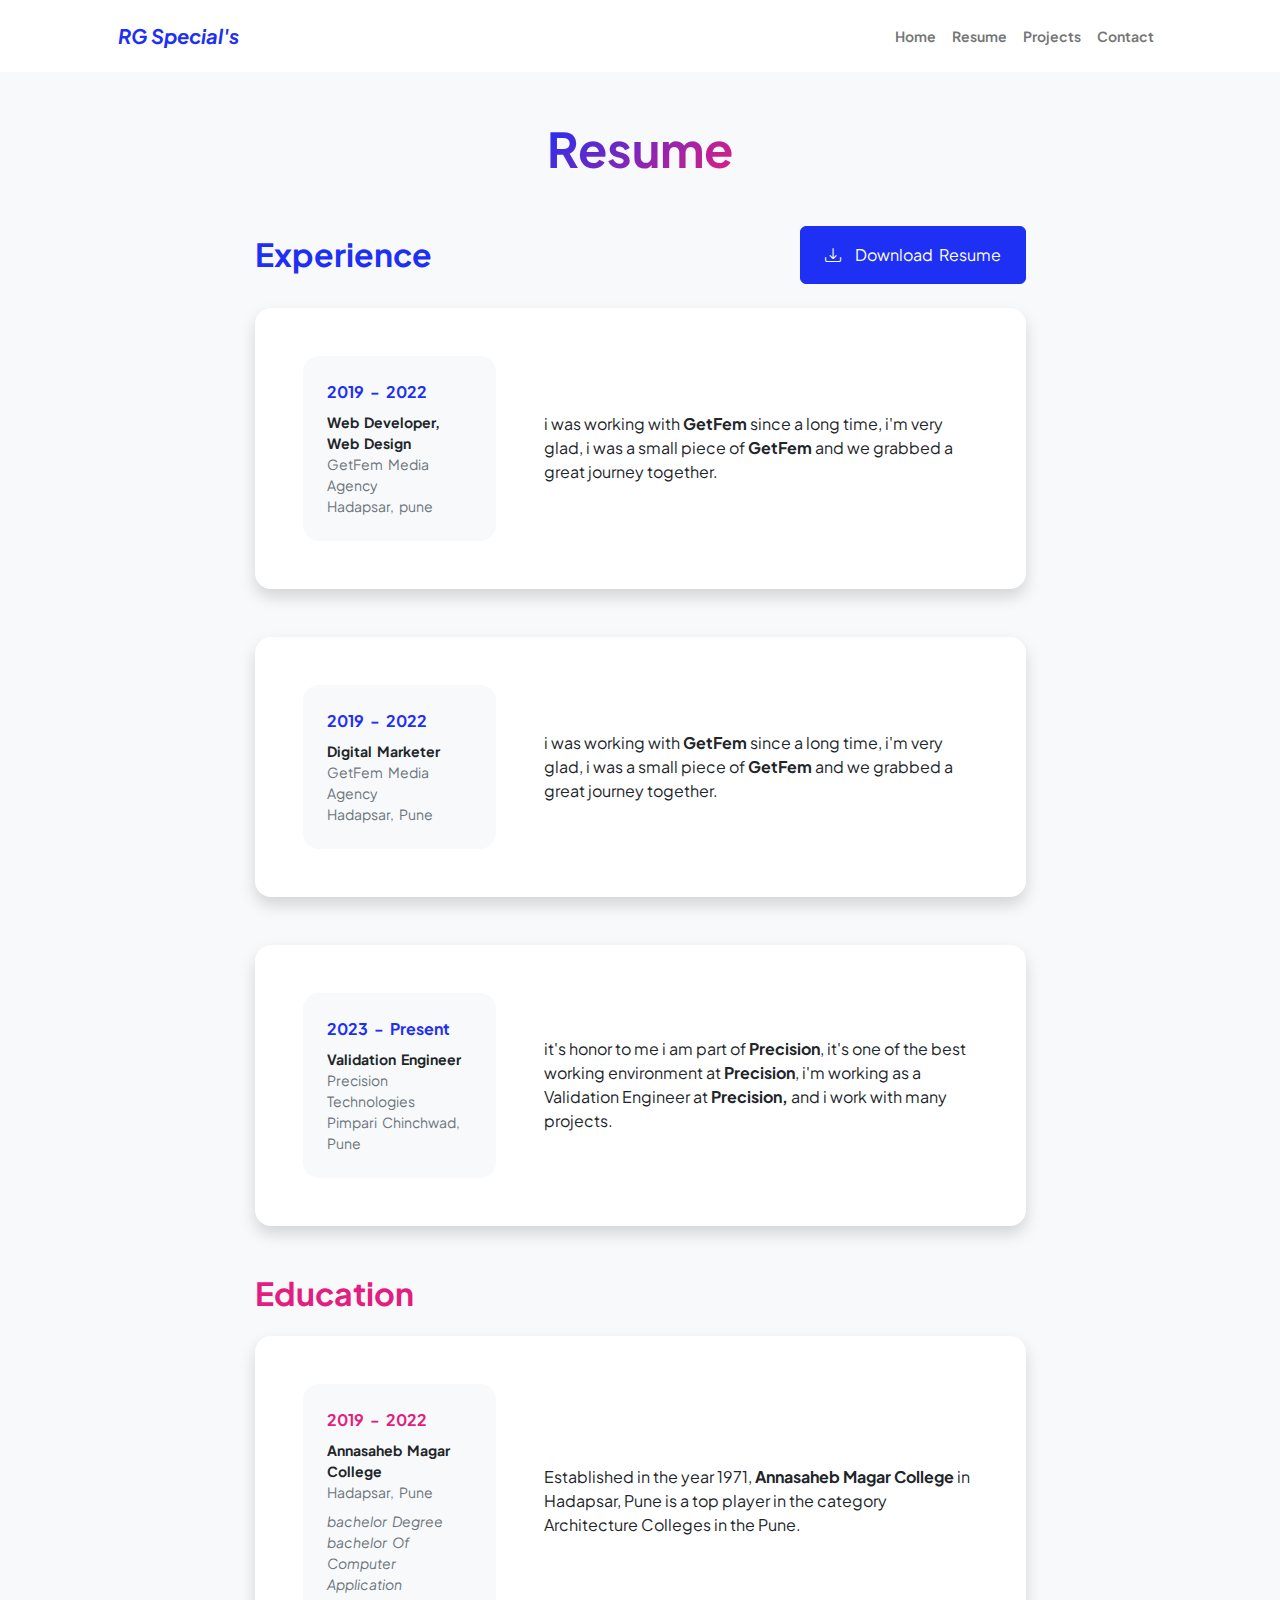
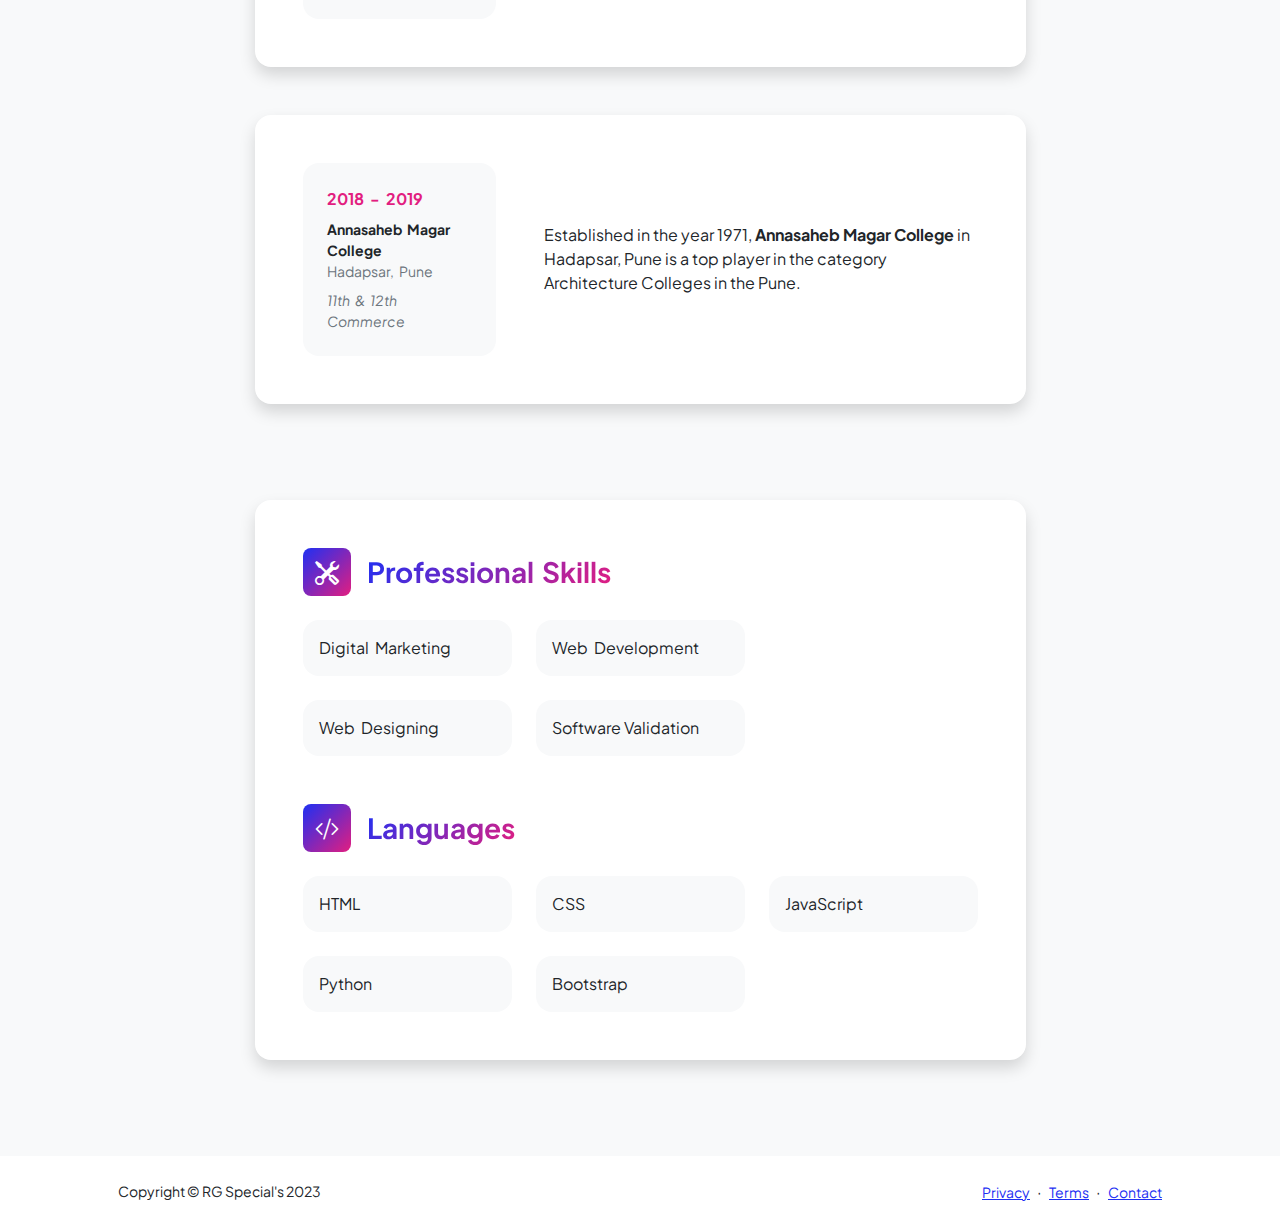
<file: resume.html>
<!DOCTYPE html>
<html lang="en">
    <head>
        <meta charset="utf-8" />
        <meta name="viewport" content="width=device-width, initial-scale=1, shrink-to-fit=no" />
        <meta name="description" content="" />
        <meta name="author" content="" />
        <title>Portfolio</title>
        <!-- Favicon-->
        <!-- <link rel="icon" type="image/x-icon" href="assets/favicon.ico" /> -->
        <!-- Custom Google font-->
        <link rel="preconnect" href="https://fonts.googleapis.com" />
        <link rel="preconnect" href="https://fonts.gstatic.com" crossorigin />
        <link href="https://fonts.googleapis.com/css2?family=Plus+Jakarta+Sans:wght@100;200;300;400;500;600;700;800;900&amp;display=swap" rel="stylesheet" />
        <!-- Bootstrap icons-->
        <link href="https://cdn.jsdelivr.net/npm/bootstrap-icons@1.8.1/font/bootstrap-icons.css" rel="stylesheet" />
        <!-- Core theme CSS (includes Bootstrap)-->
        <link href="css/styles.css" rel="stylesheet" />
    </head>
    <body class="d-flex flex-column h-100 bg-light">
        <main class="flex-shrink-0">
            <!-- Navigation-->
            <nav class="navbar navbar-expand-lg navbar-light bg-white py-3">
                <div class="container px-5">
                    <a class="navbar-brand" href="index.html"><span class="fw-bolder text-primary"><i>RG Special's</i></span></a>
                    <button class="navbar-toggler" type="button" data-bs-toggle="collapse" data-bs-target="#navbarSupportedContent" aria-controls="navbarSupportedContent" aria-expanded="false" aria-label="Toggle navigation"><span class="navbar-toggler-icon"></span></button>
                    <div class="collapse navbar-collapse" id="navbarSupportedContent">
                        <ul class="navbar-nav ms-auto mb-2 mb-lg-0 small fw-bolder">
                            <li class="nav-item"><a class="nav-link" href="index.html">Home</a></li>
                            <li class="nav-item"><a class="nav-link" href="resume.html">Resume</a></li>
                            <li class="nav-item"><a class="nav-link" href="projects.html">Projects</a></li>
                            <li class="nav-item"><a class="nav-link" href="contact.html">Contact</a></li>
                        </ul>
                    </div>
                </div>
            </nav>
            <!-- Page Content-->
            <div class="container px-5 my-5">
                <div class="text-center mb-5">
                    <h1 class="display-5 fw-bolder mb-0"><span class="text-gradient d-inline">Resume</span></h1>
                </div>
                <div class="row gx-5 justify-content-center">
                    <div class="col-lg-11 col-xl-9 col-xxl-8">
                        <!-- Experience Section-->
                        <section>
                            <div class="d-flex align-items-center justify-content-between mb-4">
                                <h2 class="text-primary fw-bolder mb-0">Experience</h2>
                                <!-- Download resume button-->
                                <!-- Note: Set the link href target to a PDF file within your project-->
                                <a class="btn btn-primary px-4 py-3" href="assets/rushikesh(resume).pdf" target="_blank">
                                    <div class="d-inline-block bi bi-download me-2"></div>
                                    Download Resume
                                </a>
                            </div>
                            <!-- Experience Card 1-->
                            <div class="card shadow border-0 rounded-4 mb-5">
                                <div class="card-body p-5">
                                    <div class="row align-items-center gx-5">
                                        <div class="col text-center text-lg-start mb-4 mb-lg-0">
                                            <div class="bg-light p-4 rounded-4">
                                                <div class="text-primary fw-bolder mb-2">2019 - 2022</div>
                                                <div class="small fw-bolder">Web Developer, Web Design</div>
                                                <div class="small text-muted">GetFem Media Agency</div>
                                                <div class="small text-muted">Hadapsar, pune</div>
                                            </div>
                                        </div>
                                        <div class="col-lg-8"><div>i was working with <b>GetFem</b> since a long time, i'm very glad, i was a small piece of <b>GetFem</b> and we grabbed a great journey together.</div></div>
                                    </div>
                                </div>
                            </div>
                            <!-- Experience Card 2-->
                            <div class="card shadow border-0 rounded-4 mb-5">
                                <div class="card-body p-5">
                                    <div class="row align-items-center gx-5">
                                        <div class="col text-center text-lg-start mb-4 mb-lg-0">
                                            <div class="bg-light p-4 rounded-4">
                                                <div class="text-primary fw-bolder mb-2">2019 - 2022</div>
                                                <div class="small fw-bolder">Digital Marketer</div>
                                                <div class="small text-muted">GetFem Media Agency</div>
                                                <div class="small text-muted">Hadapsar, Pune</div>
                                            </div>
                                        </div>
                                        <div class="col-lg-8"><div>i was working with <b>GetFem</b> since a long time, i'm very glad, i was a small piece of <b>GetFem</b> and we grabbed a great journey together.</div></div>
                                    </div>
                                </div>
                            </div>
                            <!-- Experience Card 3-->
                            <div class="card shadow border-0 rounded-4 mb-5">
                                <div class="card-body p-5">
                                    <div class="row align-items-center gx-5">
                                        <div class="col text-center text-lg-start mb-4 mb-lg-0">
                                            <div class="bg-light p-4 rounded-4">
                                                <div class="text-primary fw-bolder mb-2">2023 - Present</div>
                                                <div class="small fw-bolder">Validation Engineer</div>
                                                <div class="small text-muted">Precision Technologies</div>
                                                <div class="small text-muted">Pimpari Chinchwad, Pune</div>
                                            </div>
                                        </div>
                                        <div class="col-lg-8"><div>it's honor to me i am part of <b>Precision</b>, it's one of the best working environment at <b>Precision</b>, i'm working as a Validation Engineer at <b>Precision,</b> and i work with many projects.</div></div>
                                    </div>
                                </div>
                            </div>
                        </section>
                        <!-- Education Section-->
                        <section>
                            <h2 class="text-secondary fw-bolder mb-4">Education</h2>
                            <!-- Education Card 1-->
                            <div class="card shadow border-0 rounded-4 mb-5">
                                <div class="card-body p-5">
                                    <div class="row align-items-center gx-5">
                                        <div class="col text-center text-lg-start mb-4 mb-lg-0">
                                            <div class="bg-light p-4 rounded-4">
                                                <div class="text-secondary fw-bolder mb-2">2019 - 2022</div>
                                                <div class="mb-2">
                                                    <div class="small fw-bolder">Annasaheb Magar College</div>
                                                    <div class="small text-muted">Hadapsar, Pune</div>
                                                </div>
                                                <div class="fst-italic">
                                                    <div class="small text-muted">bachelor Degree</div>
                                                    <div class="small text-muted">bachelor Of Computer Application</div>
                                                </div>
                                            </div>
                                        </div>
                                        <div class="col-lg-8"><div>Established in the year 1971, <b>Annasaheb Magar College</b> in Hadapsar, Pune is a top player in the category Architecture Colleges in the Pune.</div></div>
                                    </div>
                                </div>
                            </div>
                            <!-- Education Card 2-->
                            <div class="card shadow border-0 rounded-4 mb-5">
                                <div class="card-body p-5">
                                    <div class="row align-items-center gx-5">
                                        <div class="col text-center text-lg-start mb-4 mb-lg-0">
                                            <div class="bg-light p-4 rounded-4">
                                                <div class="text-secondary fw-bolder mb-2">2018 - 2019</div>
                                                <div class="mb-2">
                                                    <div class="small fw-bolder">Annasaheb Magar College</div>
                                                    <div class="small text-muted">Hadapsar, Pune</div>
                                                </div>
                                                <div class="fst-italic">
                                                    <div class="small text-muted">11th & 12th</div>
                                                    <div class="small text-muted">Commerce</div>
                                                </div>
                                            </div>
                                        </div>
                                        <div class="col-lg-8"><div>Established in the year 1971, <b>Annasaheb Magar College</b> in Hadapsar, Pune is a top player in the category Architecture Colleges in the Pune.</div></div>
                                    </div>
                                </div>
                            </div>
                        </section>
                        <!-- Divider-->
                        <div class="pb-5"></div>
                        <!-- Skills Section-->
                        <section>
                            <!-- Skillset Card-->
                            <div class="card shadow border-0 rounded-4 mb-5">
                                <div class="card-body p-5">
                                    <!-- Professional skills list-->
                                    <div class="mb-5">
                                        <div class="d-flex align-items-center mb-4">
                                            <div class="feature bg-primary bg-gradient-primary-to-secondary text-white rounded-3 me-3"><i class="bi bi-tools"></i></div>
                                            <h3 class="fw-bolder mb-0"><span class="text-gradient d-inline">Professional Skills</span></h3>
                                        </div>
                                        <div class="row row-cols-1 row-cols-md-3 mb-4">
                                            <div class="col mb-4 mb-md-0"><div class="d-flex align-items-center bg-light rounded-4 p-3 h-100">Digital Marketing</div></div>
                                            <!-- <div class="col mb-4 mb-md-0"><div class="d-flex align-items-center bg-light rounded-4 p-3 h-100">Statistical Analysis</div></div> -->
                                            <div class="col"><div class="d-flex align-items-center bg-light rounded-4 p-3 h-100">Web Development</div></div>
                                        </div>
                                        <div class="row row-cols-1 row-cols-md-3">
                                            <!-- <div class="col mb-4 mb-md-0"><div class="d-flex align-items-center bg-light rounded-4 p-3 h-100">Network Security</div></div> -->
                                            <div class="col mb-4 mb-md-0"><div class="d-flex align-items-center bg-light rounded-4 p-3 h-100">Web Designing</div></div>
                                            <div class="col"><div class="d-flex align-items-center bg-light rounded-4 p-3 h-100">Software Validation</div></div>
                                        </div>
                                    </div>
                                    <!-- Languages list-->
                                    <div class="mb-0">
                                        <div class="d-flex align-items-center mb-4">
                                            <div class="feature bg-primary bg-gradient-primary-to-secondary text-white rounded-3 me-3"><i class="bi bi-code-slash"></i></div>
                                            <h3 class="fw-bolder mb-0"><span class="text-gradient d-inline">Languages</span></h3>
                                        </div>
                                        <div class="row row-cols-1 row-cols-md-3 mb-4">
                                            <div class="col mb-4 mb-md-0"><div class="d-flex align-items-center bg-light rounded-4 p-3 h-100">HTML</div></div>
                                            <div class="col mb-4 mb-md-0"><div class="d-flex align-items-center bg-light rounded-4 p-3 h-100">CSS</div></div>
                                            <div class="col"><div class="d-flex align-items-center bg-light rounded-4 p-3 h-100">JavaScript</div></div>
                                        </div>
                                        <div class="row row-cols-1 row-cols-md-3">
                                            <div class="col mb-4 mb-md-0"><div class="d-flex align-items-center bg-light rounded-4 p-3 h-100">Python</div></div>
                                            <div class="col mb-4 mb-md-0"><div class="d-flex align-items-center bg-light rounded-4 p-3 h-100">Bootstrap</div></div>
                                            <!-- <div class="col"><div class="d-flex align-items-center bg-light rounded-4 p-3 h-100">Ract js</div></div> -->
                                        </div>
                                    </div>
                                </div>
                            </div>
                        </section>
                    </div>
                </div>
            </div>
        </main>
        <!-- Footer-->
        <footer class="bg-white py-4 mt-auto">
            <div class="container px-5">
                <div class="row align-items-center justify-content-between flex-column flex-sm-row">
                    <div class="col-auto"><div class="small m-0">Copyright &copy; RG Special's 2023</div></div>
                    <div class="col-auto">
                        <a class="small" href="#!">Privacy</a>
                        <span class="mx-1">&middot;</span>
                        <a class="small" href="#!">Terms</a>
                        <span class="mx-1">&middot;</span>
                        <a class="small" href="#!">Contact</a>
                    </div>
                </div>
            </div>
        </footer>
        <!-- Bootstrap core JS-->
        <script src="https://cdn.jsdelivr.net/npm/bootstrap@5.2.3/dist/js/bootstrap.bundle.min.js"></script>
        <!-- Core theme JS-->
        <script src="js/scripts.js"></script>
    </body>
</html>
</file>
